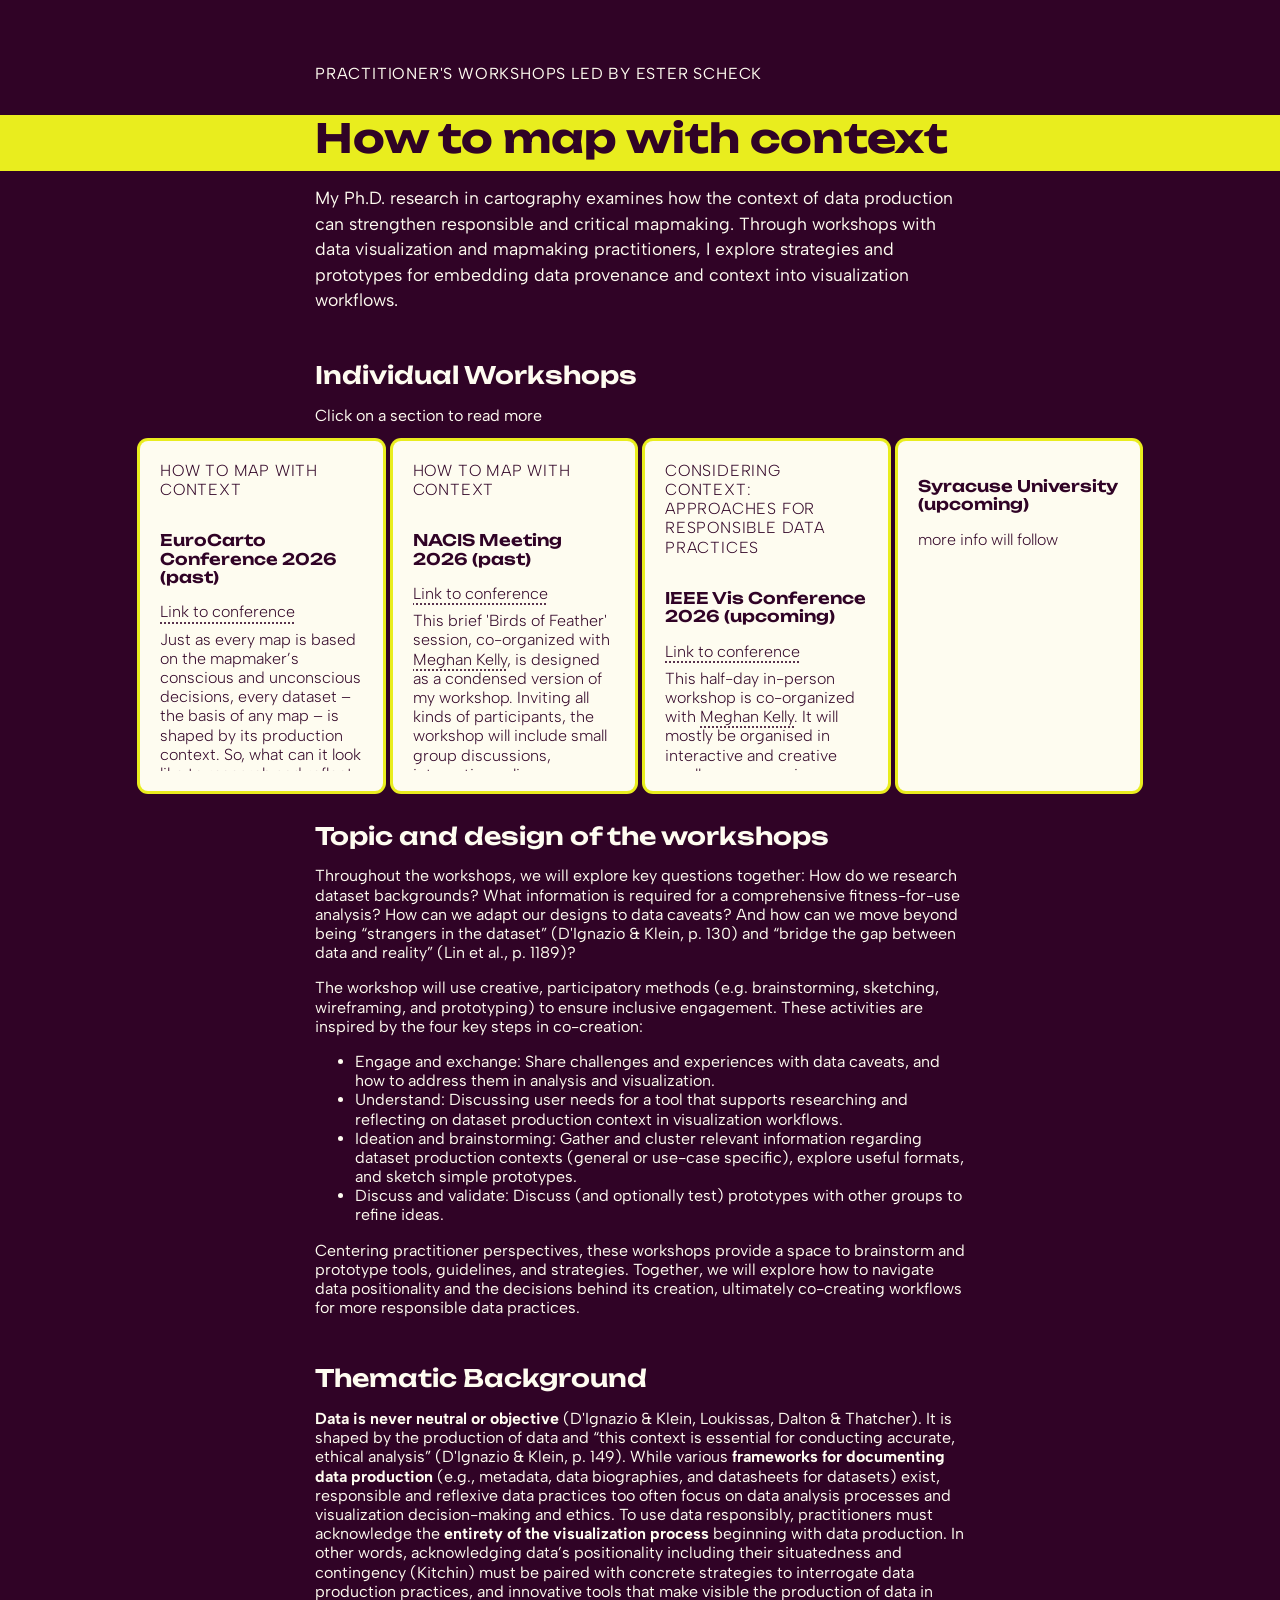
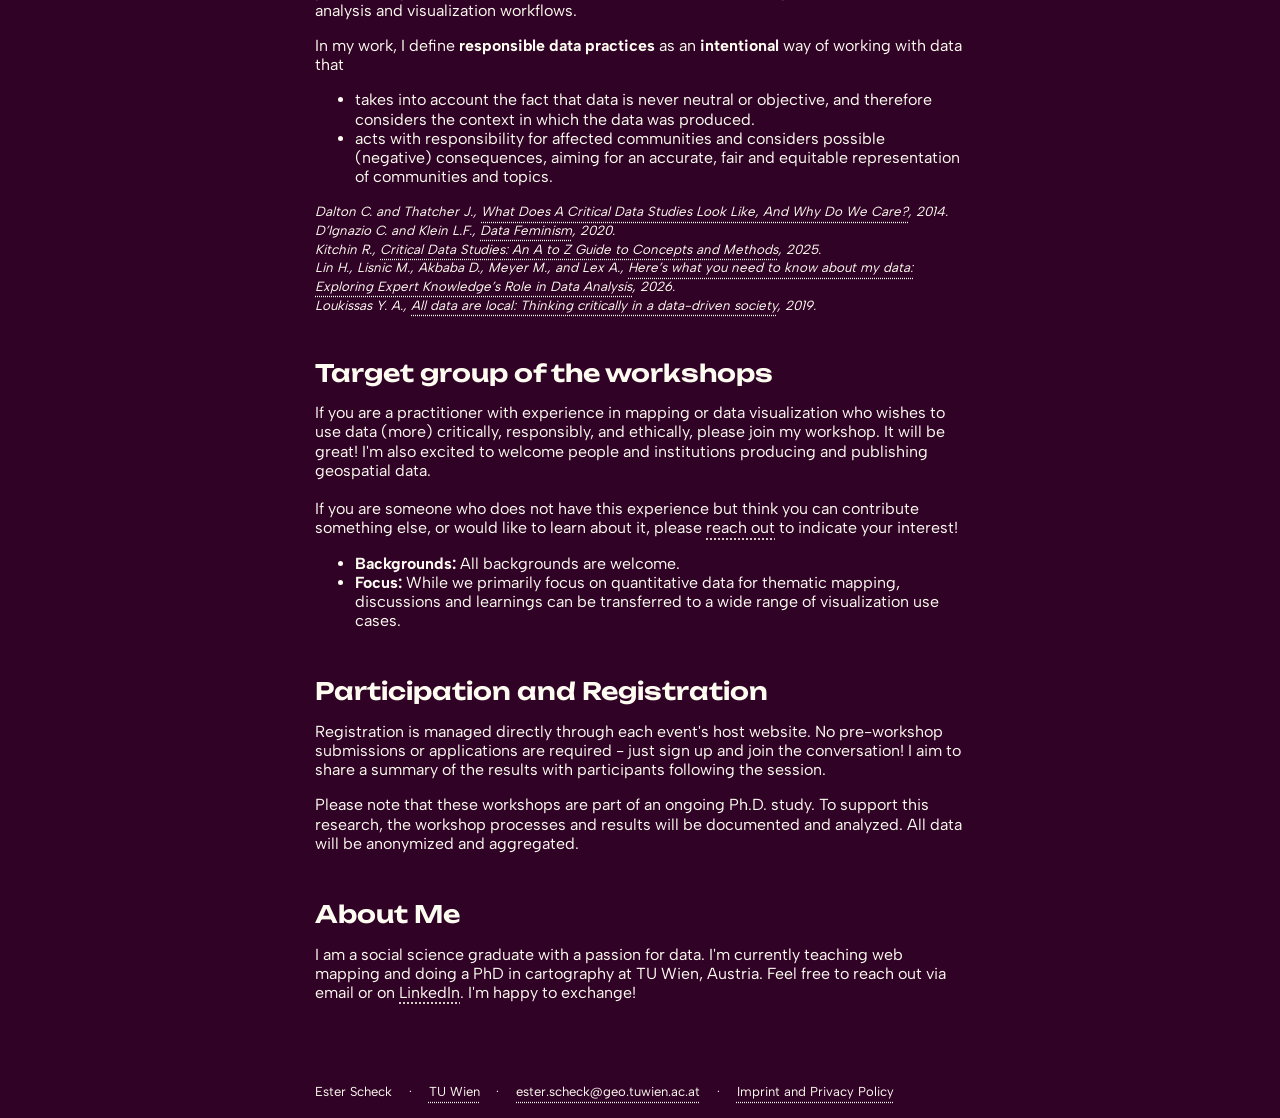
<file: index.html>
<!DOCTYPE html>
<html lang="en">
    <head>
        <meta charset="utf-8">
        <title>Workshops: Mapping with Context</title>
        <meta name="description" content="Workshops led by Ester Scheck exploring the intersection of data production context, responsible data practices, and mapmaking ethics. Focus on co-creating strategies for mapmaking and visualization workflows">
        <link rel="icon" type="image/png" sizes="32x32" href="images/favicon-32x32.png">
        <link rel="stylesheet" href="style.css">
        <link rel="preconnect" href="https://fonts.bunny.net">
        <link href="https://fonts.bunny.net/css?family=unbounded:200,300,400,600,700" rel="stylesheet" />
        <meta name="viewport" content="width=device-width, initial-scale=1">
    </head>
    <body>
        <header>
            <div class="header-content container">
                <div class="surtitle">Practitioner's workshops led by Ester Scheck</div>
                <div class="title-block">
                    <h1>
                        <a href="index.html">How to map with context</a>
                    </h1>                    
                </div>
            </div>
        </header>

        <main>
            <section class="intro container">
                <p>
                    My Ph.D. research in cartography examines how the context of data production can strengthen responsible and critical mapmaking. 
                    Through workshops with data visualization and mapmaking practitioners, 
                    I explore strategies and prototypes for embedding data provenance and context into visualization workflows.
                </p>
            </section>

            <section class="workshops-intro container">
                <h2>Individual Workshops</h2>
                <p>Click on a section to read more</p>
            </section>

            <section class="workshops-wrapper">
                <div class="workshop-column" onclick="expand(this)">
                    <div class="surtitle">How to Map with Context</div>
                    <h3>EuroCarto Conference 2026 (past)</h3>
                    <a href="https://eurocarto2026.org/">Link to conference</a>
                    <p>
                        Just as every map is based on the mapmaker’s conscious and unconscious decisions, 
                        every dataset – the basis of any map – is shaped by its production context. 
                        So, what can it look like to research and reflect on the dataset production context as part of mapmaking?
                        By focusing on participant perspectives, this in-person workshop at the European Cartographic Conference 2026
                        fosters the exchange and development of ideas needed to strengthen responsible data practices and integrate production context into the mapmaking workflow.
                    </p>
                </div>
                <div class="workshop-column" onclick="expand(this)">
                    <div class="surtitle"> How to Map with Context</div>
                    <h3>NACIS Meeting 2026 (past)</h3>
                    <a href="https://nacis.org/annual-meeting/2026/">Link to conference</a>
                    <p>
                        This brief 'Birds of Feather' session, co-organized with <a href="https://www.maxwell.syr.edu/directory/meghan-kelly">Meghan Kelly</a>,
                        is designed as a condensed version of my workshop.
                        Inviting all kinds of participants, the workshop will include small group discussions, interactive online surveys, and some hands-on prototyping.
                
                    </p>   
                </div>
                <div class="workshop-column" onclick="expand(this)">
                    <div class="surtitle">Considering Context: Approaches for Responsible Data Practices</div>
                    <h3>IEEE Vis Conference 2026 (upcoming)</h3>
                    <a href="https://www.ieeevis.org/year/2026/welcome/">Link to conference</a>
                    <p>
                        This half-day in-person workshop is co-organized with <a href="https://www.maxwell.syr.edu/directory/meghan-kelly">Meghan Kelly</a>.
                        It will mostly be organised in interactive and creative small group exercises.
                        Embedded in a broader data viz context, we will also discuss the special challenges
                        and benefits of maps as a visualization type that not only shows attributes but also spatial relations.
                    </p>   
                </div>
                <div class="workshop-column" onclick="expand(this)">
                    <h3>Syracuse University (upcoming)</h3>
                    <p>
                        more info will follow
                    </p>
                </div>
            </section>

            <section class="workshop-topic container">
                <h2>Topic and design of the workshops</h2>
                <p>
                    Throughout the workshops, we will explore key questions together: 
                    How do we research dataset backgrounds? 
                    What information is required for a comprehensive fitness-for-use analysis? 
                    How can we adapt our designs to data caveats?
                    And how can we move beyond being “strangers in the dataset” (D'Ignazio & Klein, p. 130) and “bridge the gap between data and reality” (Lin et al., p. 1189)?
                </p>
                <p>
                    The workshop will use creative, participatory methods (e.g. brainstorming, sketching, wireframing, and prototyping) to ensure inclusive engagement. 
                    These activities are inspired by the four key steps in co-creation:
                    <ul>
                        <li>Engage and exchange: Share challenges and experiences with data caveats, and how to address them in analysis and visualization.</li>
                        <li>Understand: Discussing user needs for a tool that supports researching and reflecting on dataset production context in visualization workflows.</li>
                        <li>Ideation and brainstorming: Gather and cluster relevant information regarding dataset production contexts (general or use-case specific), explore useful formats, and sketch simple prototypes.</li>
                        <li>Discuss and validate: Discuss (and optionally test) prototypes with other groups to refine ideas.</li>
                    </ul>
                </p>
                <p>
                    Centering practitioner perspectives, these workshops provide a space to brainstorm and prototype tools, guidelines, and strategies. 
                    Together, we will explore how to navigate data positionality and the decisions behind its creation, 
                    ultimately co-creating workflows for more responsible data practices.
                </p>
            </section>

            <section class="background container">
                <h2>Thematic Background</h2>
                <p>
                    <em>Data is never neutral or objective</em> (D'Ignazio & Klein, Loukissas, Dalton & Thatcher). 
                    It is shaped by the production of data and “this context is essential for conducting accurate, ethical analysis” (D'Ignazio & Klein, p. 149). 
                    While various <em>frameworks for documenting data production</em> (e.g., metadata, data biographies, and datasheets for datasets) exist, 
                    responsible and reflexive data practices too often focus on data analysis processes and visualization decision-making and ethics. 
                    To use data responsibly, practitioners must acknowledge the <em>entirety of the visualization process</em> beginning with data production. 
                    In other words, acknowledging data’s positionality including their situatedness and contingency (Kitchin) 
                    must be paired with concrete strategies to interrogate data production practices, 
                    and innovative tools that make visible the production of data in analysis and visualization workflows.
                </p>
                <p>
                    In my work, I define <em>responsible data practices</em> as an <em>intentional</em> way of working with data that
                    <ul>
                        <li>takes into account the fact that data is never neutral or objective, and therefore considers the context in which the data was produced.</li>
                        <li>acts with responsibility for affected communities and considers possible (negative) consequences, aiming for an accurate, fair and equitable representation of communities and topics.</li>
                    </ul>
                </p>
                <p class="bibliography">
                    Dalton C. and Thatcher J., <a href="https://www.societyandspace.org/articles/what-does-a-critical-data-studies-look-like-and-why-do-we-care">What Does A Critical Data Studies Look Like, And Why Do We Care?</a>, 2014.<br>
                    D’Ignazio C. and Klein L.F., <a href="https://mitpress.mit.edu/9780262547185/data-feminism/">Data Feminism</a>, 2020. <br>
                    Kitchin R., <a href="https://www.politybooks.com/bookdetail?book_slug=9781509566525">Critical Data Studies: An A to Z Guide to Concepts and Methods</a>, 2025. <br>
                    Lin H., Lisnic M., Akbaba D., Meyer M., and Lex A., <a href="doi.org/10.1109/TVCG.2025.3634821">Here’s what you need to know about my data: Exploring Expert Knowledge’s Role in Data Analysis</a>, 2026.<br>
                    Loukissas Y. A., <a href="https://direct.mit.edu/books/oa-monograph/4323/All-Data-Are-LocalThinking-Critically-in-a-Data">All data are local: Thinking critically in a data-driven society</a>, 2019.<br>
                </p>
            </section>

            <section class="target-group container">
                <h2>Target group of the workshops</h2>
                <p>If you are a practitioner with experience in mapping or data visualization who wishes to use data (more) critically, responsibly, and ethically, please join my workshop.
                    It will be great! I'm also excited to welcome people and institutions producing and publishing geospatial data.
                    <br> <br>
                    If you are someone who does not have this experience but think you can contribute something else, or would like to learn about it, please <a href="mailto:ester.scheck@geo.tuwien.ac.at">reach out</a> to indicate your interest!
                    <ul>
                        <li><em>Backgrounds:</em> All backgrounds are welcome.</li>
                        <li><em>Focus:</em> While we primarily focus on quantitative data for thematic mapping,
                        discussions and learnings can be transferred to a wide range of visualization use cases.</li>
                    </ul>
                </p>
            </section>

            <section class="participation container">
                <h2>Participation and Registration</h2>
                <p>
                    Registration is managed directly through each event's host website. 
                    No pre-workshop submissions or applications are required - just sign up and join the conversation!
                    I aim to share a summary of the results with participants following the session.
                </p>
                <p>
                    Please note that these workshops are part of an ongoing Ph.D. study. 
                    To support this research, the workshop processes and results will be documented and analyzed.
                    All data will be anonymized and aggregated.
                </p>
            </section>

            <section class="about-me container">
                <h2>About Me</h2>
                <p>I am a social science graduate with a passion for data.
                    I'm currently teaching web mapping and doing a PhD in cartography at TU Wien, Austria.
                    Feel free to reach out via email or on <a href="https://www.linkedin.com/in/ester-s-/">LinkedIn</a>.
                    I'm happy to exchange!
                </p>
            </section>
        </main>

        <footer class="container">
            <span>Ester Scheck</span>
            <span>·</span>
            <span><a href="https://cartography.tuwien.ac.at/ester-scheck/">TU Wien</a></span>
            <span>·</span>
            <span><a href="mailto:ester.scheck@geo.tuwien.ac.at">ester.scheck@geo.tuwien.ac.at</a></span>
            <span>·</span>
            <span><a href="imprint-privacy.html">Imprint and Privacy Policy</a></span>
        </footer>

    </body>

    <script>
        function expand(el) {
            document.querySelectorAll('.workshop-column').forEach(col => col.classList.remove('active'));
            el.classList.add('active');
        }
    </script>
</html>
</file>
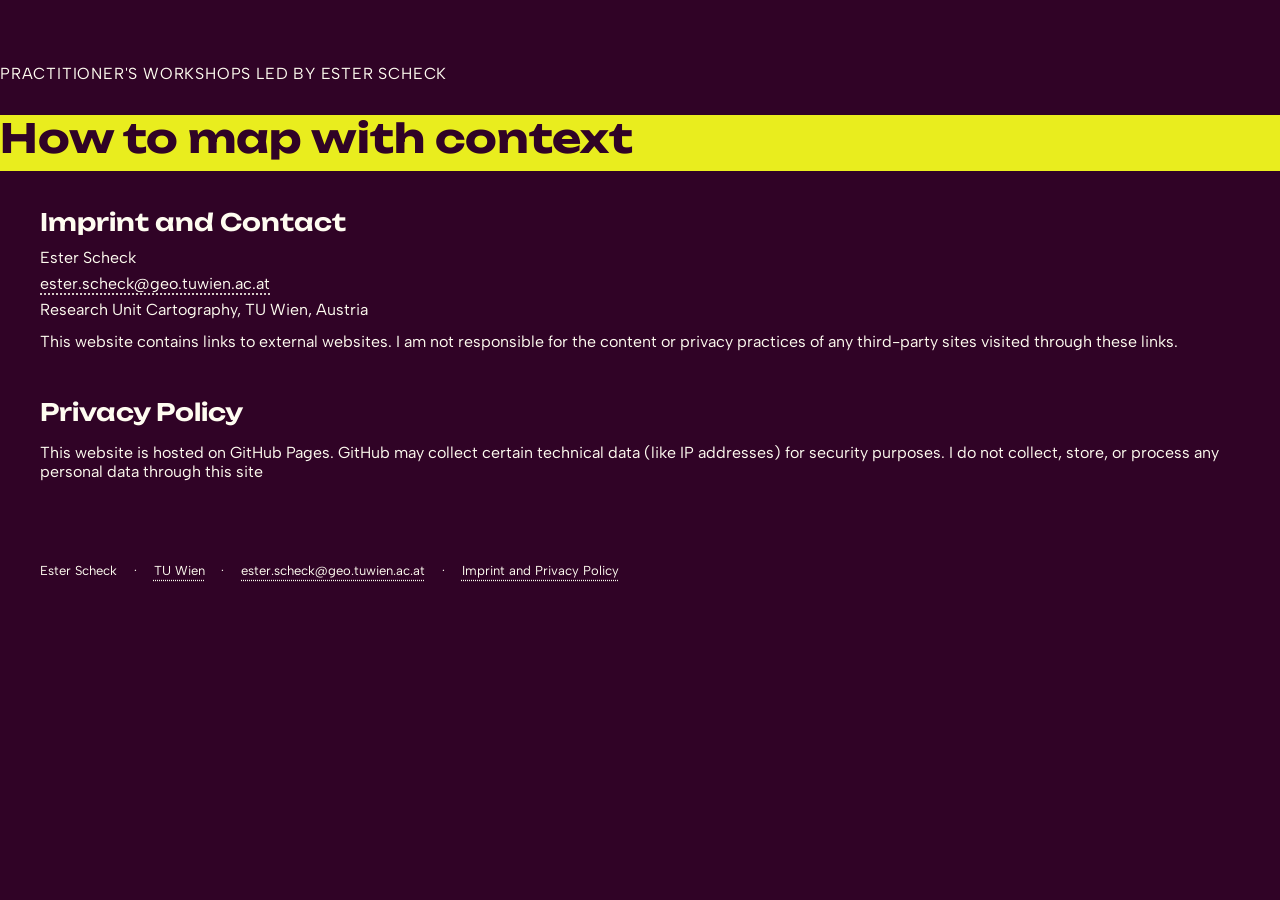
<file: imprint-privacy.html>
<!DOCTYPE html>
<html lang="en">
    <head>
        <meta charset="utf-8">
        <title>Workshops: Mapping with Context</title>
        <link rel="icon" type="image/png" sizes="32x32" href="images/favicon-32x32.png">
        <link rel="stylesheet" href="style.css">
        <link rel="preconnect" href="https://fonts.bunny.net">
        <link href="https://fonts.bunny.net/css?family=unbounded:200,300,400,600,700" rel="stylesheet" />
        <meta name="viewport" content="width=device-width, initial-scale=1">
    </head>
    <body>
        <header>
            <div class="header-content">
                <div class="surtitle">Practitioner's workshops led by Ester Scheck</div>
                <div class="title-block">
                    <h1>
                        <a href="index.html">How to map with context</a>
                    </h1>                    
                </div>
            </div>
        </header>
        <main>
            <section class="imprint">
                <h2>Imprint and Contact</h2>
                <div>Ester Scheck</div>
                <div><a href="mailto:ester.scheck@geo.tuwien.ac.at">ester.scheck@geo.tuwien.ac.at</a></div>
                <div>Research Unit Cartography, TU Wien, Austria</div>
                <p>This website contains links to external websites. I am not responsible for the content or privacy practices of any third-party sites visited through these links.</p>
            </section>
            <section class="privacy">
                <h2>Privacy Policy</h2>
                <p>This website is hosted on GitHub Pages. 
                    GitHub may collect certain technical data (like IP addresses) for security purposes. 
                    I do not collect, store, or process any personal data through this site</p>
            </section>
        </main>
        <footer>
            <span>Ester Scheck</span>
            <span>·</span>
            <span><a href="https://cartography.tuwien.ac.at/ester-scheck/">TU Wien</a></span>
            <span>·</span>
            <span><a href="mailto:ester.scheck@geo.tuwien.ac.at">ester.scheck@geo.tuwien.ac.at</a></span>
            <span>·</span>
            <span><a href="imprint-privacy.html">Imprint and Privacy Policy</a></span>
        </footer>
    </body>
</html>
</file>
<file: style.css>
@font-face {
    font-family: "Albert Sans";
    src: url(fonts/Albert_Sans/AlbertSans-VariableFont_wght.ttf);
}


:root {
    --background:       #300326;
    --type:             #FEFCF0;
    --highlight:        #e9ed1e;


    /* Typography */
    --font-display: "Unbounded", "Inter", "Helvetica Neue", Helvetica, Arial, sans-serif;
    --font-body:   "Albert Sans", "Inter", Arial, sans-serif;

    /* Spacing */
    --space-xs:  0.5rem;
    --space-sm:  1rem;
    --space-md:  2rem;
    --space-lg:  4rem;
    --space-xl:  6rem;

    /* Widths */
    --max-content-width: 650px;
}

html {
    font-size: 16px;
    scroll-behavior: smooth;
    width: 100%;
    overflow-x: hidden;

}

main {
    container-type: inline-size;
}

body {
    font-size: 1rem;
    background-color: var(--background);
    color: var(--type);
    margin-top: var(--space-lg);
    margin-bottom: var(--space-sm);
    padding: 0 var(--space-md);
    font-family: var(--font-body);
    line-height: 1.2;
    align-self: center;
}

.container {
  max-width: var(--max-content-width);
  margin-inline: auto;
  padding-inline: var(--space-md);
}

h1, h2, h3, h4 {
    font-family: var(--font-display);
    font-weight: 600;
    line-height: 1.15;
}

header {
    width: 100vw;
    background-color: var(--background); /* The base color of the top of your site */
    margin-top: var(--space-lg);
    margin-left: -50vw;
    margin-right: -50vw;
    left: 50%;
    right: 50%;
    position: relative;
    overflow: hidden;
    display: block;

    .header-content {
        position: relative;
        z-index: 2; /* Keeps text above the animation */
    }

    .title-block {
        width: 100%;
        position: relative; /* Needed to anchor the animated background */

        &::before {
            content: "";
            position: absolute;
            
            /* THE MAGIC: Instead of 'inset: 0' (which stays inside the H1), 
            we use huge negative margins or viewport units to force it wide */
            left: 50%;
            transform: translateX(-50%);
            width: 150vw; /* Makes it much wider than the screen */
            height: 90%; /* Makes it taller than the text */
            
            z-index: -1; /* Puts it behind the text */
            background-color: var(--highlight);
            
            /* Your existing animation */
            animation: drift 18s ease-in-out infinite;
        }

        &:hover::before {
            animation: none; 
        }
    }

}

h1 {
    margin-bottom: var(--space-sm);
    font-size: 2.5rem;
    font-weight: 700;
    position: relative;
    display: inline-block;
    color: var(--background);
    z-index: 1;
    margin-top: 0;


    a{
        text-decoration: none;
        &:hover {
            color: inherit;
        }
    }
}

@keyframes drift {
  0%, 100% {
    /* Home Base */
    transform: translateX(-50%) translate(0, 0) rotate(0deg);
  }
  20% {
    /* Move right, but keep vertical movement very minimal */
    transform: translateX(-50%) translate(15px, 2px) rotate(1deg);
  }
  40% {
    /* The BIG sweep to the left (high verticality is okay here for "depth") */
    transform: translateX(-50%) translate(-35px, -15px) rotate(-1deg);
  }
  60% {
    /* Move right, but keep it almost purely horizontal */
    transform: translateX(-50%) translate(20px, 0px) rotate(1deg);
  }
  80% {
    /* A small correction back to the left, mostly horizontal */
    transform: translateX(-50%) translate(-10px, -2px) rotate(-0.5deg);
  }
}

h2 {
  position: relative; /* Needed to anchor the line */
  margin-top: var(--space-md);
  display: inline-block;
  margin-bottom: var(--space-xs);

  &::after {
    content: "";
    position: absolute;
    left: 0;
    bottom: -0.2em; /* Distance from text */
    width: 100%;
    height: 0.4em;
    background-color: var(--highlight);
    
    /* The "Magic": Start with 0 width for an entrance animation */
    transform: scaleX(0);
    transform-origin: left;
    transition: transform 0.3s ease-out;
    }

    &:hover::after {
        transform: scaleX(1);
    }
}

.surtitle {
    text-transform: uppercase;
    letter-spacing: 0.05em;
    margin-bottom: var(--space-md)

}

p, div, footer {
    font-family: var(--font-body)
}

p {
    margin-top: var(--space-xs);
}

a {
    color: inherit;
    text-decoration: underline dotted;
    text-underline-offset: 5px;
    &:hover {
        color: var(--highlight);
    }
}

em {
    font-style: normal;
    font-weight: 700;
}

.intro {
    p {
        font-size: 1.1rem;
        line-height: 1.45;
    }
}

section.workshops-wrapper {
    display: flex;
    flex-direction: row;
    justify-content: space-evenly;
    gap: 10px;
    align-items: stretch;
    max-height: 350px;
    max-width: 1000px;
    margin-inline: auto;


    div.workshop-column {
        flex: 1;
        background: var(--type);
        color: var(--background);
        font-weight: 300;
        overflow: clip;
        overflow-clip-margin: content-box;

        transition: box-shadow 0.2s ease, flex 0.4s ease;
        cursor: pointer;
        padding: 20px;
        border-radius: 8px;
        box-shadow: 0 0 0 3px var(--highlight); 

        h3 {
            font-size: 1em;
        }

        .surtitle {
            line-height: 1.2;
        }

        &.active {
            flex: 4;
        }

        &:hover {
            box-shadow: 0 0 0 3px var(--highlight), inset 0 0 0 3px var(--highlight);
        }
    }  
    .workshop-column a:hover {
        color: inherit;
        font-weight: 500;
    }  
}



.bibliography {
    font-size: smaller;
    font-style: italic;
    line-height: 1.4;
}

@media (width < 730px) {
    section.workshops-wrapper {
        flex-direction: column;
        max-height: none;

        div.workshop-column {
            cursor: default;
            &:hover {
                box-shadow: 0 0 0 3px var(--highlight); 
            }
        }
    }

    section.workshops-intro p {
        visibility: hidden; /* hide because accordeon interaction does not work on mobile */
    }

    header .surtitle, h1 {
        padding-inline: var(--space-md);
    }
}

@media (width < 500px) {
    .container {
        padding-inline: var(--space-xs);
    }

    p, ul {
        font-size: 1.2rem;
    }

}

.materials {
    align-items: center;
}

footer {
    margin-top: var(--space-lg);
    margin-bottom: var(--space-sm);
    font-size: small;
    line-height: 1.5;

    span {
        margin: 0.5vw;
    }
    :first-child {
        margin-left: 0;
    }
    :last-child {
        margin-right: 0;
    }

}

section.imprint {
    div {
        line-height: 1.65;
    }
}
</file>
